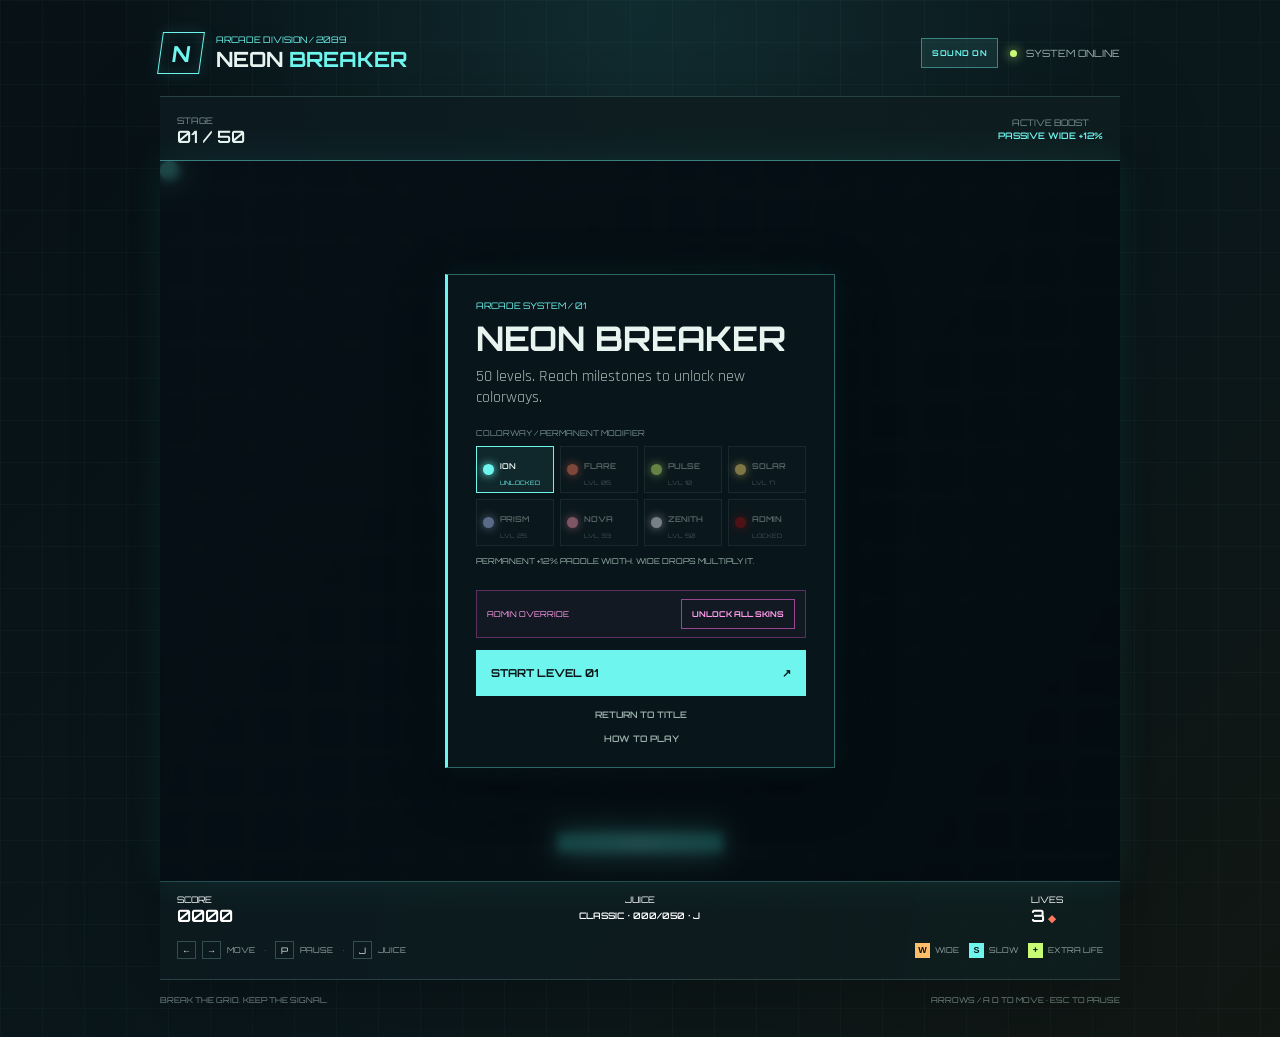
<file: index.html>
<!DOCTYPE html>
<html lang="en">
<head>
  <meta charset="UTF-8">
  <meta name="viewport" content="width=device-width, initial-scale=1">
  <meta name="theme-color" content="#071116">
  <title>Neon Breaker</title>
  <link rel="stylesheet" href="styles.css">
</head>
<body>
  <main class="game-layout">
    <header class="topbar">
      <div class="brand-lockup">
        <span class="brand-mark" aria-hidden="true">N</span>
        <div>
          <p class="eyebrow">ARCADE DIVISION / 2089</p>
          <h1>NEON <span>BREAKER</span></h1>
        </div>
      </div>
      <div class="topbar-right">
        <button id="sound-toggle" class="sound-toggle" type="button" aria-label="Toggle sound" aria-pressed="true">SOUND ON</button>
        <div class="system-status"><span class="status-light"></span> SYSTEM ONLINE</div>
      </div>
    </header>

    <section class="game-panel" aria-label="Neon Breaker arcade game">
      <div class="hud">
        <div class="hud-item"><span class="hud-label">STAGE</span><strong id="level">01 / 50</strong></div>
        <div class="hud-item hud-center"><span class="hud-label">ACTIVE BOOST</span><strong id="effect-status">NO ACTIVE BOOST</strong></div>
      </div>

      <div class="arena">
        <canvas id="game" width="600" height="450" aria-label="Neon Breaker game"></canvas>
        <section id="screen" class="screen is-visible" aria-live="polite">
          <div class="screen-panel">
            <p id="screen-kicker" class="screen-kicker">ARCADE SYSTEM / 01</p>
            <h2 id="screen-title">NEON BREAKER</h2>
            <p id="screen-message" class="screen-message">Choose a look, then launch your run.</p>
            <div id="skin-picker">
              <div class="skin-label">COLORWAY / PERMANENT MODIFIER</div>
              <div class="skin-picker" role="group" aria-label="Choose an unlocked skin">
                <button class="skin-option" type="button" data-skin="ion" aria-pressed="true"><span class="skin-chip skin-ion"></span><span class="skin-name">ION</span><small class="skin-unlock-label">UNLOCKED</small></button>
                <button class="skin-option" type="button" data-skin="flare" aria-pressed="false"><span class="skin-chip skin-flare"></span><span class="skin-name">FLARE</span><small class="skin-unlock-label">LVL 05</small></button>
                <button class="skin-option" type="button" data-skin="pulse" aria-pressed="false"><span class="skin-chip skin-pulse"></span><span class="skin-name">PULSE</span><small class="skin-unlock-label">LVL 10</small></button>
                <button class="skin-option" type="button" data-skin="solar" aria-pressed="false"><span class="skin-chip skin-solar"></span><span class="skin-name">SOLAR</span><small class="skin-unlock-label">LVL 17</small></button>
                <button class="skin-option" type="button" data-skin="prism" aria-pressed="false"><span class="skin-chip skin-prism"></span><span class="skin-name">PRISM</span><small class="skin-unlock-label">LVL 25</small></button>
                <button class="skin-option" type="button" data-skin="nova" aria-pressed="false"><span class="skin-chip skin-nova"></span><span class="skin-name">NOVA</span><small class="skin-unlock-label">LVL 33</small></button>
                <button class="skin-option" type="button" data-skin="zenith" aria-pressed="false"><span class="skin-chip skin-zenith"></span><span class="skin-name">ZENITH</span><small class="skin-unlock-label">LVL 50</small></button>
                <button class="skin-option" type="button" data-skin="admin" aria-pressed="false"><span class="skin-chip skin-admin"></span><span class="skin-name">ADMIN</span><small class="skin-unlock-label">ADMIN</small></button>
              </div>
              <p id="skin-perk" class="skin-perk">PERMANENT +12% PADDLE WIDTH. WIDE DROPS MULTIPLY IT.</p>
            </div>
            <div id="admin-bar" class="admin-bar">
              <span class="admin-label">ADMIN OVERRIDE</span>
              <button id="unlock-all" type="button">UNLOCK ALL SKINS</button>
            </div>
            <button id="primary-action" class="primary-action" type="button">START GAME <span aria-hidden="true">↗</span></button>
            <button id="menu-action" class="text-action" type="button" hidden>START A NEW RUN</button>
            <a class="text-action" href="how-to.html">HOW TO PLAY</a>
          </div>
        </section>
      </div>

      <div class="game-stats" aria-label="Run statistics">
        <div class="game-stat"><span class="hud-label">SCORE</span><strong id="score">0000</strong></div>
        <div class="game-stat juice-stat"><span class="hud-label">JUICE</span><strong id="juice-status">CLASSIC · 000/050 · J</strong></div>
        <div class="game-stat"><span class="hud-label">LIVES</span><strong><span id="lives">3</span><span class="life-mark" aria-hidden="true"> ◆</span></strong></div>
      </div>

      <div class="controls-row">
        <div class="control-hint"><span class="keycap">←</span><span class="keycap">→</span><span>MOVE</span><span class="hint-divider">·</span><span class="keycap">P</span><span>PAUSE</span><span class="hint-divider">·</span><span class="keycap">J</span><span>JUICE</span></div>
        <div class="powerup-hint"><span class="powerup-dot wide-dot">W</span> WIDE <span class="powerup-dot slow-dot">S</span> SLOW <span class="powerup-dot life-dot">+</span> EXTRA LIFE</div>
        <div class="touch-controls" aria-label="Touch paddle controls">
          <button id="move-left" type="button" aria-label="Move paddle left">←</button>
          <button id="move-right" type="button" aria-label="Move paddle right">→</button>
        </div>
      </div>
    </section>
    <footer><span>BREAK THE GRID. KEEP THE SIGNAL.</span><span>ARROWS / A D TO MOVE · ESC TO PAUSE</span></footer>
  </main>

  <!-- The order matters: game.js goes first because the other files use its settings. -->
  <script src="game.js"></script>
  <script src="bricks.js"></script>
  <script src="collisions.js"></script>
</body>
</html>
</file>
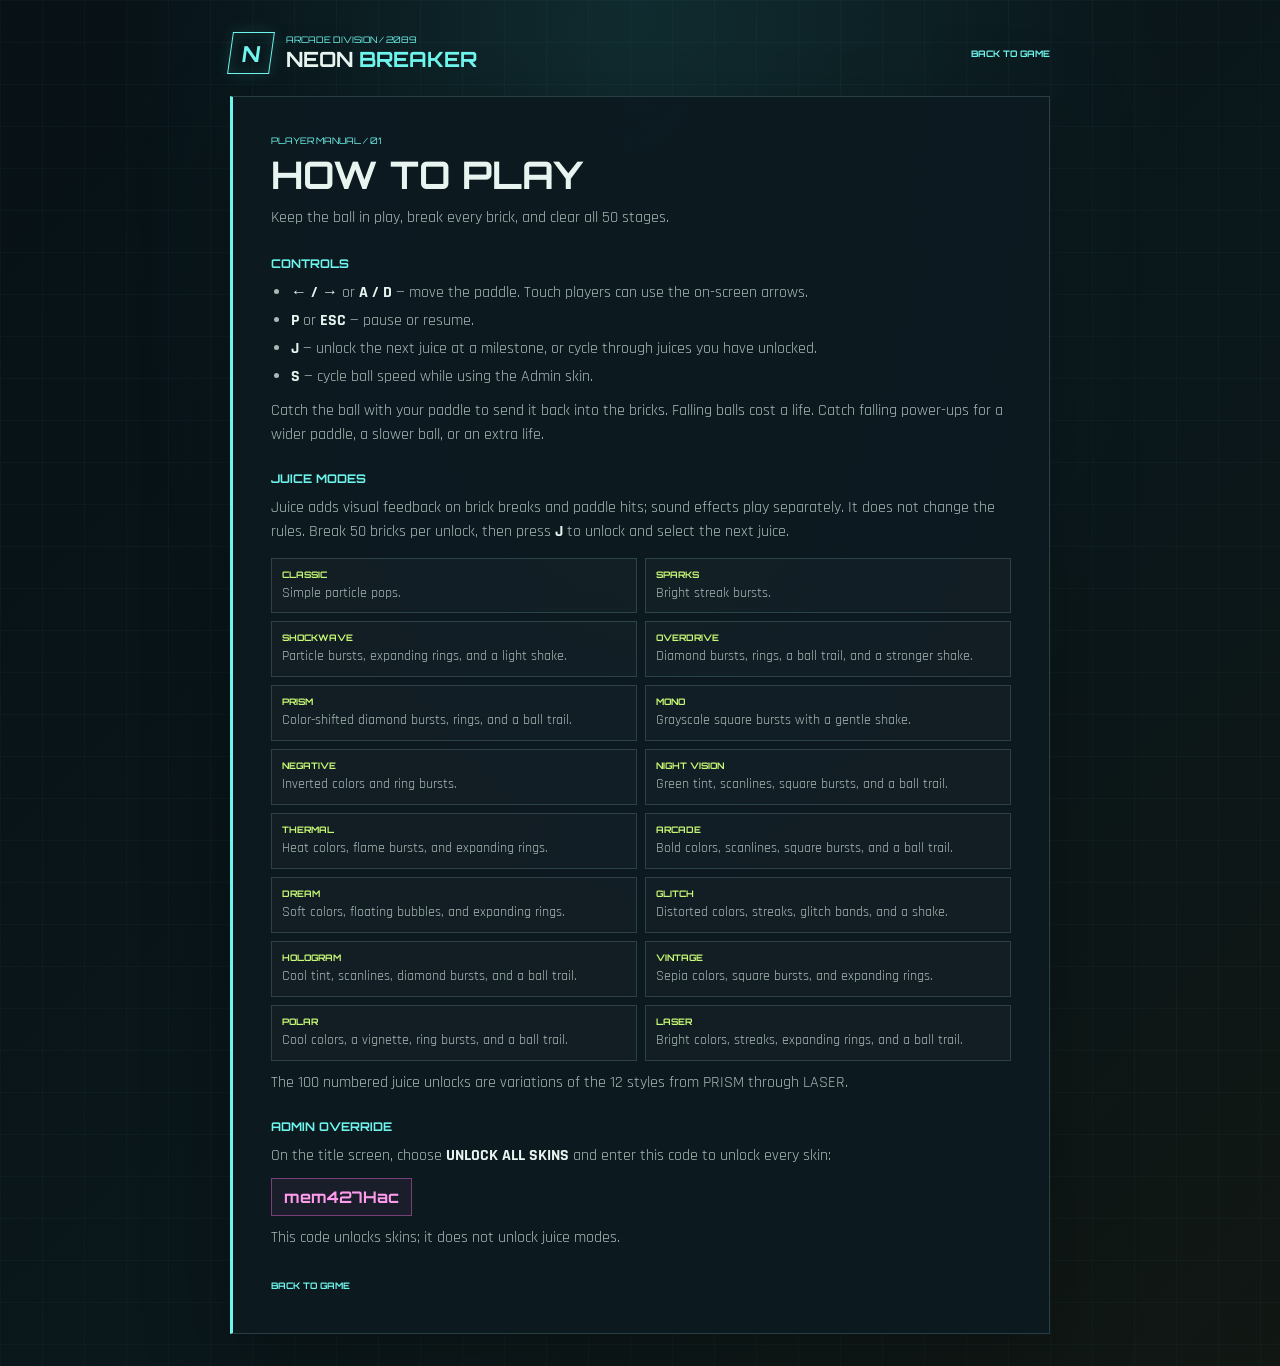
<file: how-to.html>
<!DOCTYPE html>
<html lang="en">
<head>
  <meta charset="UTF-8">
  <meta name="viewport" content="width=device-width, initial-scale=1">
  <meta name="theme-color" content="#071116">
  <title>How to Play | Neon Breaker</title>
  <link rel="stylesheet" href="styles.css">
</head>
<body>
  <main class="game-layout guide-layout">
    <header class="topbar">
      <div class="brand-lockup">
        <span class="brand-mark" aria-hidden="true">N</span>
        <div>
          <p class="eyebrow">ARCADE DIVISION / 2089</p>
          <h1>NEON <span>BREAKER</span></h1>
        </div>
      </div>
      <a class="guide-back" href="index.html">BACK TO GAME</a>
    </header>

    <article class="guide-panel">
      <p class="screen-kicker">PLAYER MANUAL / 01</p>
      <h2>HOW TO PLAY</h2>
      <p class="guide-intro">Keep the ball in play, break every brick, and clear all 50 stages.</p>

      <section class="guide-section">
        <h3>CONTROLS</h3>
        <ul class="guide-list">
          <li><strong>← / →</strong> or <strong>A / D</strong> — move the paddle. Touch players can use the on-screen arrows.</li>
          <li><strong>P</strong> or <strong>ESC</strong> — pause or resume.</li>
          <li><strong>J</strong> — unlock the next juice at a milestone, or cycle through juices you have unlocked.</li>
          <li><strong>S</strong> — cycle ball speed while using the Admin skin.</li>
        </ul>
        <p>Catch the ball with your paddle to send it back into the bricks. Falling balls cost a life. Catch falling power-ups for a wider paddle, a slower ball, or an extra life.</p>
      </section>

      <section class="guide-section">
        <h3>JUICE MODES</h3>
        <p>Juice adds visual feedback on brick breaks and paddle hits; sound effects play separately. It does not change the rules. Break 50 bricks per unlock, then press <strong>J</strong> to unlock and select the next juice.</p>
        <div class="juice-guide-grid">
          <div class="juice-guide-item"><strong>CLASSIC</strong><span>Simple particle pops.</span></div>
          <div class="juice-guide-item"><strong>SPARKS</strong><span>Bright streak bursts.</span></div>
          <div class="juice-guide-item"><strong>SHOCKWAVE</strong><span>Particle bursts, expanding rings, and a light shake.</span></div>
          <div class="juice-guide-item"><strong>OVERDRIVE</strong><span>Diamond bursts, rings, a ball trail, and a stronger shake.</span></div>
          <div class="juice-guide-item"><strong>PRISM</strong><span>Color-shifted diamond bursts, rings, and a ball trail.</span></div>
          <div class="juice-guide-item"><strong>MONO</strong><span>Grayscale square bursts with a gentle shake.</span></div>
          <div class="juice-guide-item"><strong>NEGATIVE</strong><span>Inverted colors and ring bursts.</span></div>
          <div class="juice-guide-item"><strong>NIGHT VISION</strong><span>Green tint, scanlines, square bursts, and a ball trail.</span></div>
          <div class="juice-guide-item"><strong>THERMAL</strong><span>Heat colors, flame bursts, and expanding rings.</span></div>
          <div class="juice-guide-item"><strong>ARCADE</strong><span>Bold colors, scanlines, square bursts, and a ball trail.</span></div>
          <div class="juice-guide-item"><strong>DREAM</strong><span>Soft colors, floating bubbles, and expanding rings.</span></div>
          <div class="juice-guide-item"><strong>GLITCH</strong><span>Distorted colors, streaks, glitch bands, and a shake.</span></div>
          <div class="juice-guide-item"><strong>HOLOGRAM</strong><span>Cool tint, scanlines, diamond bursts, and a ball trail.</span></div>
          <div class="juice-guide-item"><strong>VINTAGE</strong><span>Sepia colors, square bursts, and expanding rings.</span></div>
          <div class="juice-guide-item"><strong>POLAR</strong><span>Cool colors, a vignette, ring bursts, and a ball trail.</span></div>
          <div class="juice-guide-item"><strong>LASER</strong><span>Bright colors, streaks, expanding rings, and a ball trail.</span></div>
        </div>
        <p>The 100 numbered juice unlocks are variations of the 12 styles from PRISM through LASER.</p>
      </section>

      <section class="guide-section admin-guide">
        <h3>ADMIN OVERRIDE</h3>
        <p>On the title screen, choose <strong>UNLOCK ALL SKINS</strong> and enter this code to unlock every skin:</p>
        <code>mem427Hac</code>
        <p>This code unlocks skins; it does not unlock juice modes.</p>
      </section>

      <a class="guide-back guide-bottom-link" href="index.html">BACK TO GAME</a>
    </article>
  </main>
</body>
</html>
</file>
<file: styles.css>
@import url('https://fonts.googleapis.com/css2?family=Orbitron:wght@500;600;700&family=Rajdhani:wght@400;500;600;700&display=swap');

* {
  box-sizing: border-box;
}

:root {
  color-scheme: dark;
  --ink: #071116;
  --panel: #0c1a20;
  --line: rgba(151, 208, 207, 0.2);
  --muted: #799092;
  --text: #e8f4ef;
  --cyan: #6ef5ed;
  --coral: #ff795f;
  --lime: #c9fa75;
  --amber: #ffbd69;
}

body {
  margin: 0;
  min-height: 100vh;
  display: grid;
  place-items: center;
  padding: 32px 20px;
  color: var(--text);
  font-family: "Rajdhani", "Trebuchet MS", sans-serif;
  background-color: var(--ink);
  background-image:
    linear-gradient(rgba(122, 202, 199, 0.035) 1px, transparent 1px),
    linear-gradient(90deg, rgba(122, 202, 199, 0.035) 1px, transparent 1px),
    radial-gradient(ellipse at 50% 0%, rgba(31, 89, 91, 0.34), transparent 58%),
    linear-gradient(135deg, #071116, #0a171b 58%, #111713);
  background-size: 42px 42px, 42px 42px, auto, auto;
}

button {
  font: inherit;
}

.game-layout {
  width: 100%;
  max-width: 960px;
}

.topbar,
.brand-lockup,
.topbar-right,
.system-status,
.hud,
.controls-row,
footer {
  display: flex;
  align-items: center;
}

.topbar {
  justify-content: space-between;
  margin: 0 0 22px;
}

.topbar-right {
  gap: 12px;
}

.brand-lockup {
  gap: 14px;
}

.sound-toggle {
  min-height: 30px;
  padding: 0 10px;
  border: 1px solid rgba(110, 245, 237, 0.42);
  background: rgba(110, 245, 237, 0.08);
  color: var(--cyan);
  cursor: pointer;
  font: 700 8px "Orbitron", sans-serif;
  letter-spacing: 0.06em;
  transition: background 140ms ease, border-color 140ms ease, opacity 140ms ease;
}

.sound-toggle:hover {
  background: rgba(110, 245, 237, 0.14);
}

.sound-toggle[aria-pressed="false"] {
  border-color: rgba(151, 208, 207, 0.3);
  background: rgba(255, 255, 255, 0.03);
  color: var(--muted);
}

.brand-mark {
  display: grid;
  place-items: center;
  width: 42px;
  height: 42px;
  border: 1px solid var(--cyan);
  color: var(--cyan);
  font: 700 22px "Orbitron", sans-serif;
  transform: skew(-8deg);
  box-shadow: inset 0 0 16px rgba(110, 245, 237, 0.1), 0 0 16px rgba(110, 245, 237, 0.12);
}

.eyebrow,
.screen-kicker,
.skin-label,
.hud-label,
.system-status,
footer,
.control-hint,
.powerup-hint {
  font-family: "Orbitron", "Trebuchet MS", sans-serif;
  letter-spacing: 0;
}

.eyebrow {
  margin: 0 0 3px;
  color: var(--cyan);
  font-size: 9px;
}

h1 {
  margin: 0;
  font: 700 21px/1.1 "Orbitron", sans-serif;
}

h1 span {
  color: var(--cyan);
}

.system-status {
  gap: 9px;
  color: #9ab0aa;
  font-size: 10px;
}

.status-light {
  width: 7px;
  height: 7px;
  border-radius: 50%;
  background: var(--lime);
  box-shadow: 0 0 11px var(--lime);
  animation: signal 2s ease-in-out infinite;
}

.game-panel {
  border-top: 1px solid var(--line);
  border-bottom: 1px solid var(--line);
  padding: 15px 0 12px;
  background: linear-gradient(100deg, rgba(12, 26, 32, 0.92), rgba(14, 29, 30, 0.83));
  box-shadow: 0 20px 80px rgba(0, 0, 0, 0.26);
}

.hud {
  min-height: 48px;
  justify-content: space-between;
  padding: 0 17px 13px;
}

.hud-item {
  display: grid;
  gap: 2px;
  min-width: 72px;
  text-align: left;
}

.hud-center {
  text-align: center;
}

.hud-right {
  text-align: right;
}

.hud-label {
  color: var(--muted);
  font-size: 9px;
}

.hud strong {
  color: var(--text);
  font: 600 17px/1 "Orbitron", sans-serif;
}

.game-stats {
  display: flex;
  justify-content: space-between;
  padding: 12px 17px 0;
  color: #fff;
}

.game-stat {
  display: grid;
  gap: 2px;
  min-width: 72px;
}

.juice-stat {
  flex: 1;
  min-width: 0;
  text-align: center;
}

.game-stat .hud-label,
.game-stat strong {
  color: #fff;
}

.game-stat strong {
  font: 600 17px/1 "Orbitron", sans-serif;
}

#juice-status {
  white-space: nowrap;
  font-size: 9px;
}

#effect-status {
  color: var(--cyan);
  max-width: 220px;
  font-size: 9px;
  line-height: 1.35;
}

.life-mark {
  color: var(--coral);
  font-size: 10px;
}

.arena {
  position: relative;
  overflow: hidden;
  border-top: 1px solid rgba(110, 245, 237, 0.48);
  border-bottom: 1px solid rgba(110, 245, 237, 0.25);
  background: #09151a;
  box-shadow: 0 0 32px rgba(55, 206, 193, 0.1);
}

canvas {
  display: block;
  width: 100%;
  height: auto;
  aspect-ratio: 4 / 3;
}

.screen {
  position: absolute;
  inset: 0;
  display: grid;
  place-items: center;
  padding: 20px;
  background: rgba(4, 12, 16, 0.73);
  backdrop-filter: blur(5px);
  opacity: 0;
  visibility: hidden;
  pointer-events: none;
  transition: opacity 180ms ease, visibility 180ms ease;
}

.screen.is-visible {
  opacity: 1;
  visibility: visible;
  pointer-events: auto;
}

.screen-panel {
  width: min(100%, 390px);
  padding: 25px 28px 23px;
  border: 1px solid rgba(110, 245, 237, 0.36);
  border-left: 3px solid var(--cyan);
  background: rgba(9, 23, 28, 0.94);
  box-shadow: 0 14px 50px rgba(0, 0, 0, 0.34), 0 0 26px rgba(57, 209, 198, 0.09);
  text-align: left;
  animation: panel-in 280ms ease both;
}

.screen-kicker {
  margin: 0 0 8px;
  color: var(--cyan);
  font-size: 9px;
}

.screen h2 {
  margin: 0;
  font: 700 clamp(23px, 5vw, 34px)/1.12 "Orbitron", sans-serif;
}

.screen-message {
  margin: 9px 0 20px;
  color: #a8bbb6;
  font-size: 16px;
}

.skin-label {
  margin-bottom: 8px;
  color: var(--muted);
  font-size: 8px;
}

.skin-picker {
  display: grid;
  grid-template-columns: repeat(4, minmax(0, 1fr));
  gap: 6px;
  margin-bottom: 18px;
}

.skin-option {
  display: grid;
  grid-template-columns: 12px minmax(0, 1fr);
  grid-template-rows: 1fr auto;
  align-items: center;
  column-gap: 5px;
  min-width: 0;
  min-height: 47px;
  padding: 6px;
  border: 1px solid rgba(151, 208, 207, 0.2);
  background: rgba(255, 255, 255, 0.025);
  color: #a9bab6;
  cursor: pointer;
  text-align: left;
  font: 600 8px "Orbitron", sans-serif;
  transition: border-color 140ms ease, color 140ms ease, background 140ms ease;
}

.skin-option:hover,
.skin-option[aria-pressed="true"] {
  border-color: var(--cyan);
  background: rgba(110, 245, 237, 0.08);
  color: var(--text);
}

.skin-option:disabled {
  cursor: not-allowed;
  opacity: 0.48;
}

.skin-option:disabled:hover {
  border-color: rgba(151, 208, 207, 0.2);
  background: rgba(255, 255, 255, 0.025);
  color: #a9bab6;
}

.skin-chip {
  width: 11px;
  height: 11px;
  border-radius: 50%;
  box-shadow: 0 0 10px currentColor;
  grid-row: 1 / 3;
}

.skin-ion { color: var(--cyan); background: var(--cyan); }
.skin-flare { color: var(--coral); background: var(--coral); }
.skin-pulse { color: var(--lime); background: var(--lime); }
.skin-solar { color: #ffdf75; background: #ffdf75; }
.skin-prism { color: #b2c9ff; background: #b2c9ff; }
.skin-nova { color: #ff9bb4; background: #ff9bb4; }
.skin-zenith { color: #f1f4ff; background: #f1f4ff; }
.skin-admin { color: #991010; background: #991010; }

.skin-name,
.skin-unlock-label {
  overflow: hidden;
  text-overflow: ellipsis;
  white-space: nowrap;
}

.skin-unlock-label {
  grid-column: 2;
  color: var(--muted);
  font: 6px "Orbitron", sans-serif;
}

.skin-option[aria-pressed="true"] .skin-unlock-label {
  color: var(--cyan);
}

.skin-perk {
  min-height: 23px;
  margin: -9px 0 12px;
  color: #9bb2ad;
  font: 8px/1.5 "Orbitron", sans-serif;
}

.primary-action {
  display: flex;
  width: 100%;
  min-height: 46px;
  align-items: center;
  justify-content: space-between;
  padding: 0 15px;
  border: 0;
  background: var(--cyan);
  color: #071719;
  cursor: pointer;
  font: 700 11px "Orbitron", sans-serif;
  transition: background 140ms ease, transform 140ms ease;
}

.admin-bar {
  display: flex;
  align-items: center;
  justify-content: space-between;
  gap: 12px;
  margin: 0 0 12px;
  padding: 8px 10px;
  border: 1px solid rgba(255, 107, 229, 0.3);
  background: rgba(255, 107, 229, 0.045);
}

.admin-bar[hidden] {
  display: none;
}

.admin-label {
  color: #ff9beb;
  font: 8px "Orbitron", sans-serif;
}

#unlock-all {
  min-height: 30px;
  padding: 0 10px;
  border: 1px solid rgba(255, 107, 229, 0.56);
  background: transparent;
  color: #ff9beb;
  cursor: pointer;
  font: 700 8px "Orbitron", sans-serif;
}

#unlock-all:hover:not(:disabled) {
  background: rgba(255, 107, 229, 0.14);
}

#unlock-all:disabled {
  cursor: default;
  opacity: 0.7;
}

.primary-action:hover {
  background: #a1fff4;
  transform: translateY(-1px);
}

.primary-action:focus-visible,
.skin-option:focus-visible,
.text-action:focus-visible,
#unlock-all:focus-visible,
.touch-controls button:focus-visible {
  outline: 2px solid #fff;
  outline-offset: 3px;
}

.text-action {
  display: block;
  margin: 12px auto 0;
  border: 0;
  background: transparent;
  color: #9aafaa;
  cursor: pointer;
  font: 600 9px "Orbitron", sans-serif;
  text-align: center;
  text-decoration: none;
}

.guide-layout {
  max-width: 820px;
}

.guide-back {
  color: var(--cyan);
  font: 700 9px "Orbitron", sans-serif;
  text-decoration: none;
}

.guide-back:hover {
  color: var(--text);
}

.guide-panel {
  padding: clamp(20px, 5vw, 38px);
  border: 1px solid var(--line);
  border-left: 3px solid var(--cyan);
  background: rgba(12, 26, 32, 0.92);
  box-shadow: 0 20px 80px rgba(0, 0, 0, 0.26);
}

.guide-panel h2 {
  margin: 0;
  font: 700 clamp(25px, 5vw, 38px)/1.12 "Orbitron", sans-serif;
}

.guide-intro,
.guide-section p,
.guide-list {
  color: #a8bbb6;
  font-size: 16px;
  line-height: 1.5;
}

.guide-intro {
  margin: 9px 0 26px;
}

.guide-section {
  margin-top: 24px;
}

.guide-section h3 {
  margin: 0 0 10px;
  color: var(--cyan);
  font: 700 12px "Orbitron", sans-serif;
}

.guide-section p {
  margin: 10px 0;
}

.guide-list {
  margin: 0;
  padding-left: 20px;
}

.guide-list li + li {
  margin-top: 4px;
}

.guide-list strong,
.guide-section strong {
  color: var(--text);
}

.juice-guide-grid {
  display: grid;
  grid-template-columns: repeat(2, minmax(0, 1fr));
  gap: 8px;
  margin-top: 14px;
}

.juice-guide-item {
  display: grid;
  gap: 4px;
  padding: 10px;
  border: 1px solid var(--line);
  background: rgba(255, 255, 255, 0.025);
}

.juice-guide-item strong {
  color: var(--lime);
  font: 700 9px "Orbitron", sans-serif;
}

.juice-guide-item span {
  color: #a8bbb6;
  font-size: 14px;
  line-height: 1.35;
}

.admin-guide code {
  display: inline-block;
  padding: 8px 12px;
  border: 1px solid rgba(255, 107, 229, 0.42);
  background: rgba(255, 107, 229, 0.06);
  color: #ff9beb;
  font: 700 16px "Orbitron", sans-serif;
}

.guide-bottom-link {
  display: inline-block;
  margin-top: 20px;
}

.controls-row {
  min-height: 43px;
  justify-content: space-between;
  padding: 9px 17px 0;
  color: #91a49f;
}

.control-hint,
.powerup-hint {
  display: flex;
  align-items: center;
  gap: 6px;
  font-size: 8px;
}

.keycap {
  display: inline-grid;
  place-items: center;
  width: 19px;
  height: 18px;
  border: 1px solid rgba(151, 208, 207, 0.28);
  color: #d8e6e0;
  font: 9px "Orbitron", sans-serif;
}

.hint-divider {
  margin: 0 3px;
  color: #536865;
}

.powerup-hint {
  gap: 5px;
}

.powerup-dot {
  display: inline-grid;
  place-items: center;
  width: 15px;
  height: 15px;
  margin-left: 5px;
  color: var(--ink);
  font: 700 9px sans-serif;
}

.wide-dot { background: var(--amber); }
.slow-dot { background: var(--cyan); }
.life-dot { background: var(--lime); }

.touch-controls {
  display: none;
  gap: 8px;
}

.touch-controls button {
  width: 42px;
  height: 36px;
  border: 1px solid var(--line);
  background: rgba(110, 245, 237, 0.08);
  color: var(--cyan);
  font-size: 20px;
  touch-action: none;
}

footer {
  justify-content: space-between;
  gap: 12px;
  padding-top: 15px;
  color: #718580;
  font-size: 8px;
}

@keyframes signal {
  50% { opacity: 0.45; }
}

@keyframes panel-in {
  from { opacity: 0; transform: translateY(7px); }
  to { opacity: 1; transform: translateY(0); }
}

@media (max-width: 620px) {
  body {
    place-items: start center;
    padding: 20px 12px;
  }

  .topbar { margin-bottom: 16px; }
  .screen { align-items: start; overflow-y: auto; padding: 10px; }
  .screen-panel { margin: auto; padding: 15px; }
  .screen-message { margin: 6px 0 12px; }
  .skin-picker { margin-bottom: 12px; }
  .skin-perk { min-height: 20px; margin-bottom: 8px; }
  .brand-mark { width: 36px; height: 36px; }
  h1 { font-size: 18px; }
  .system-status { font-size: 8px; }
  .game-panel { padding-top: 10px; }
  .hud { padding: 0 9px 10px; }
  .game-stats { padding: 10px 9px 0; }
  .hud-item { min-width: 54px; }
  .hud-label { font-size: 8px; }
  .hud strong { font-size: 12px; }
  .game-stat strong { font-size: 12px; }
  #juice-status { font-size: 7px; }
  #effect-status { max-width: 130px; font-size: 7px; }
  .controls-row { padding: 9px 9px 0; }
  .powerup-hint { display: none; }
  .touch-controls { display: flex; }
  footer { font-size: 7px; }
  .juice-guide-grid { grid-template-columns: 1fr; }
  .guide-layout .topbar { align-items: flex-start; }
  .guide-back { font-size: 8px; }
}

@media (max-width: 400px) {
  .system-status { display: none; }
  .screen-panel { padding: 16px 13px; }
  .skin-picker { gap: 4px; }
  .skin-option { min-height: 42px; padding: 4px; font-size: 7px; }
  .skin-unlock-label { font-size: 5px; }
  .control-hint { gap: 4px; font-size: 7px; }
  .keycap { width: 17px; height: 17px; }
  footer span:first-child { display: none; }
  footer { justify-content: flex-end; }
}
</file>
